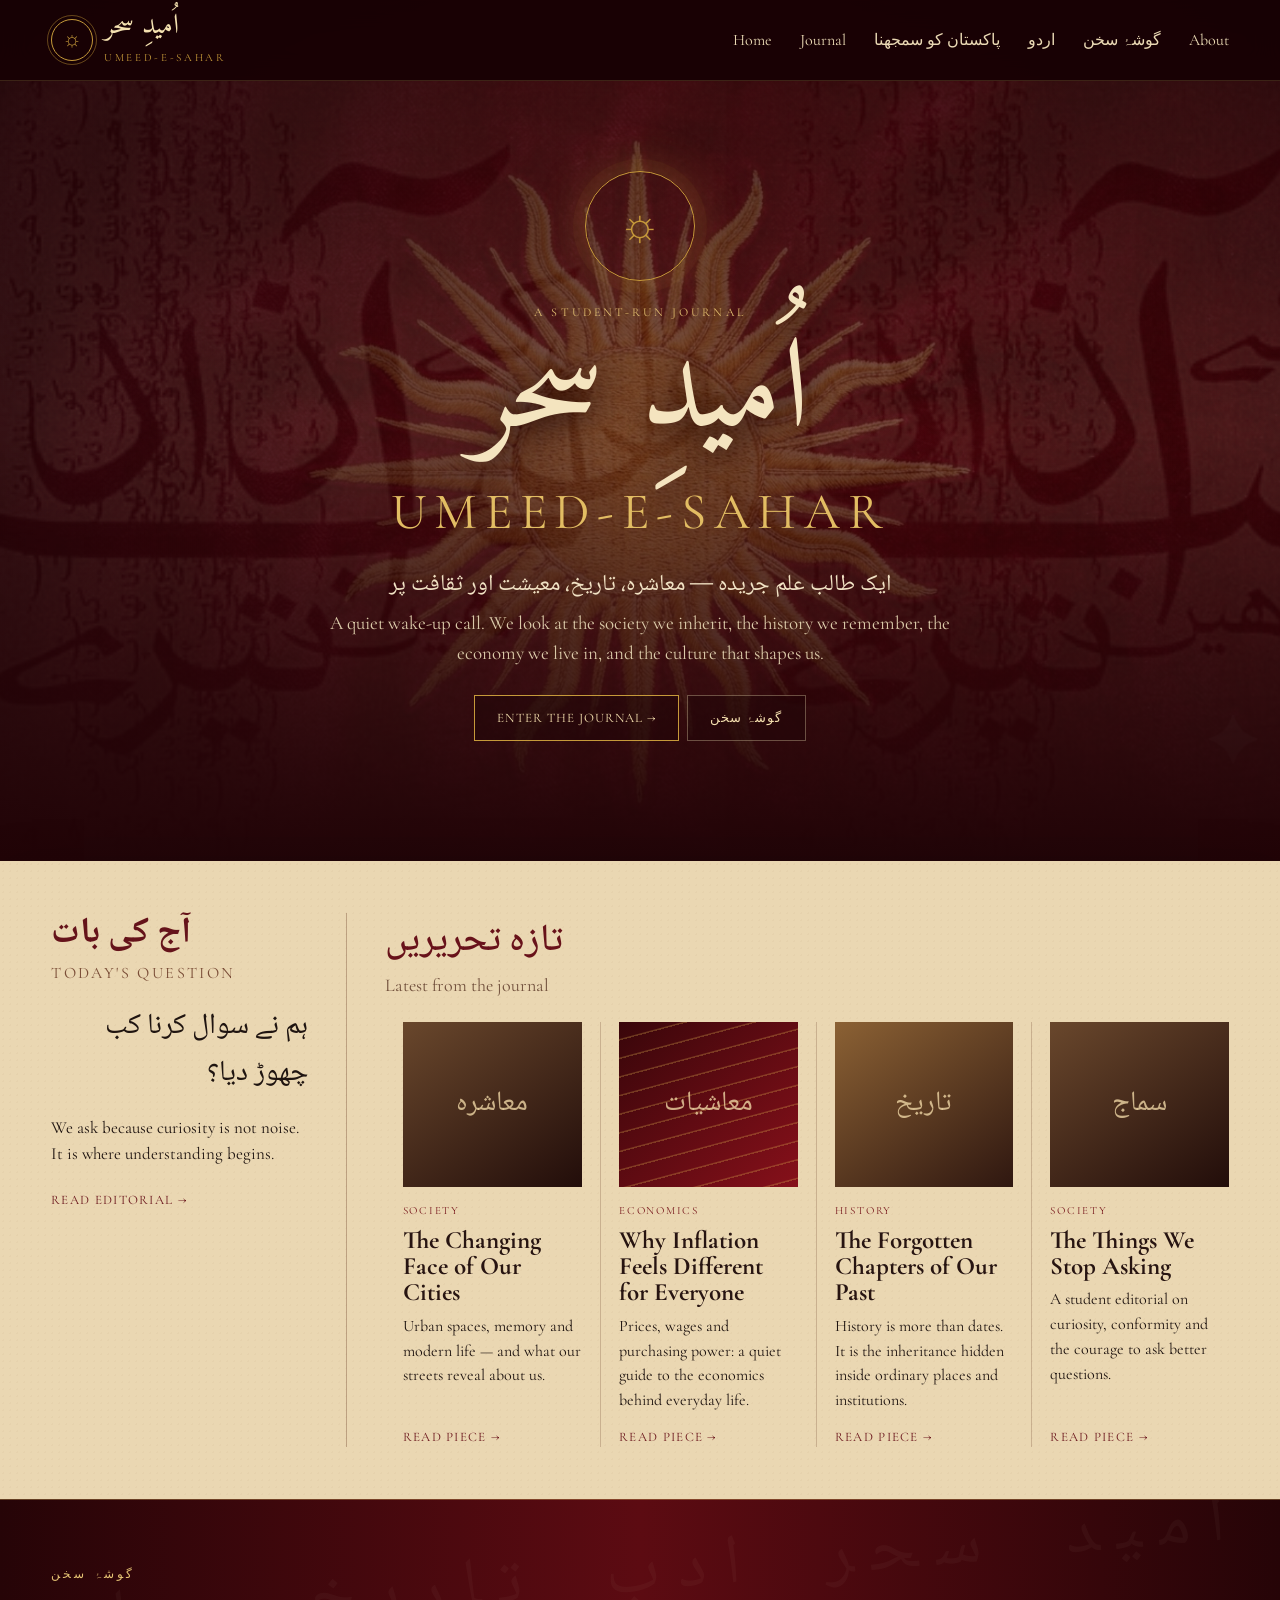
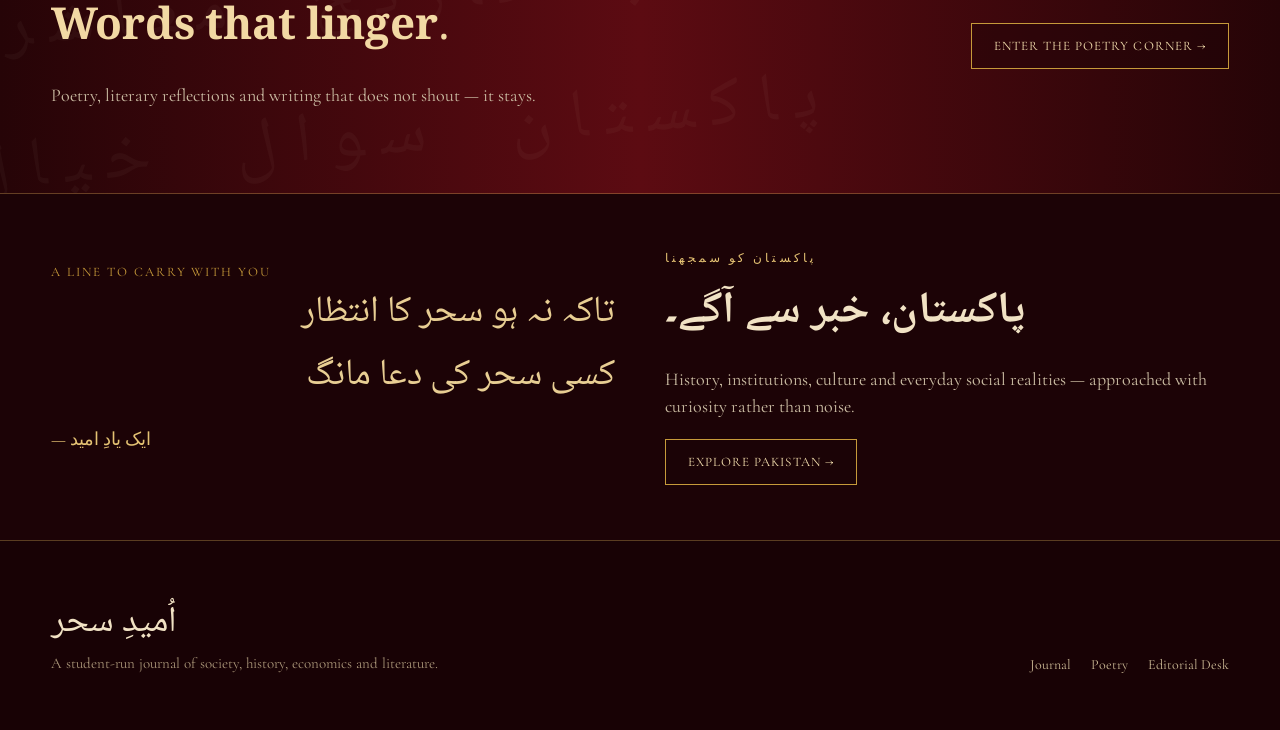
<file: index.html>
<!doctype html><html lang="en"><head><meta charset="utf-8"><meta name="viewport" content="width=device-width,initial-scale=1"><meta name="description" content="Umeed-e-Sahar — a student-run Pakistani journal of society, history, economics and literature."><title>Home — Umeed-e-Sahar</title><link rel="stylesheet" href="style.css"></head><body class=""><div class="site"><header class="site-header"><a class="brand" href="index.html"><span class="brand-mark">☼</span><span><span class="brand-urdu">اُمیدِ سحر</span><span class="brand-en">UMEED-E-SAHAR</span></span></a><button class="menu" aria-label="Open menu">☰</button><nav class="nav"><a href="index.html">Home</a><a href="journal.html">Journal</a><a href="pakistan.html">پاکستان کو سمجھنا</a><a href="urdu.html">اردو</a><a href="poetry.html">گوشۂ سخن</a><a href="about.html">About</a></nav></header><main><section class="hero"><div class="hero-inner"><div class="sun-ring">☼</div><div class="eyebrow">A STUDENT-RUN JOURNAL</div><h1>اُمیدِ سحر</h1><div class="latin">UMEED-E-SAHAR</div><p class="tagline">ایک طالب علم جریدہ — معاشرہ، تاریخ، معیشت اور ثقافت پر</p><p class="dek">A quiet wake-up call. We look at the society we inherit, the history we remember, the economy we live in, and the culture that shapes us.</p><a class="btn" href="journal.html">Enter the Journal →</a><a class="btn secondary" href="poetry.html">گوشۂ سخن</a></div></section><section class="paper-section"><div class="paper-inner"><div class="question"><div class="question-box"><h2>آج کی بات</h2><div class="en">Today's Question</div><div class="question-text">ہم نے سوال کرنا کب چھوڑ دیا؟</div><p class="question-note">We ask because curiosity is not noise. It is where understanding begins.</p><a class="read" href="article.html#questions">Read editorial →</a></div><div><div class="section-title" style="margin-bottom:22px;text-align:left"><h2 style="font-size:38px">تازہ تحریریں</h2><p>Latest from the journal</p></div><div class="editorial-grid" data-latest></div></div></div></div></section><section class="red-band"><div class="wrap red-band-inner"><div><div class="eyebrow">گوشۂ سخن</div><h2>Words that linger.</h2><p>Poetry, literary reflections and writing that does not shout — it stays.</p></div><a class="btn" href="poetry.html">Enter the Poetry Corner →</a></div></section><section class="poetry-strip"><div class="wrap poetry-feature"><div><div class="poetry-meta">A line to carry with you</div><div class="poetry-quote">تاکہ نہ ہو سحر کا انتظار<br>کسی سحر کی دعا مانگ</div><p class="gold">— ایک یادِ امید</p></div><div><div class="eyebrow">پاکستان کو سمجھنا</div><h2 style="font-family:'Noto Naskh Arabic';font-size:44px;margin:0">پاکستان، خبر سے آگے۔</h2><p style="color:#cdbfa5">History, institutions, culture and everyday social realities — approached with curiosity rather than noise.</p><a class="btn" href="pakistan.html">Explore Pakistan →</a></div></div></section></main><footer class="footer"><div class="footer-grid"><div><div class="footer-brand">اُمیدِ سحر</div><small>A student-run journal of society, history, economics and literature.</small></div><div class="footer-links"><a href="journal.html">Journal</a><a href="poetry.html">Poetry</a><a href="admin/">Editorial Desk</a></div></div></footer></div><script src="script.js"></script></body></html>
</file>
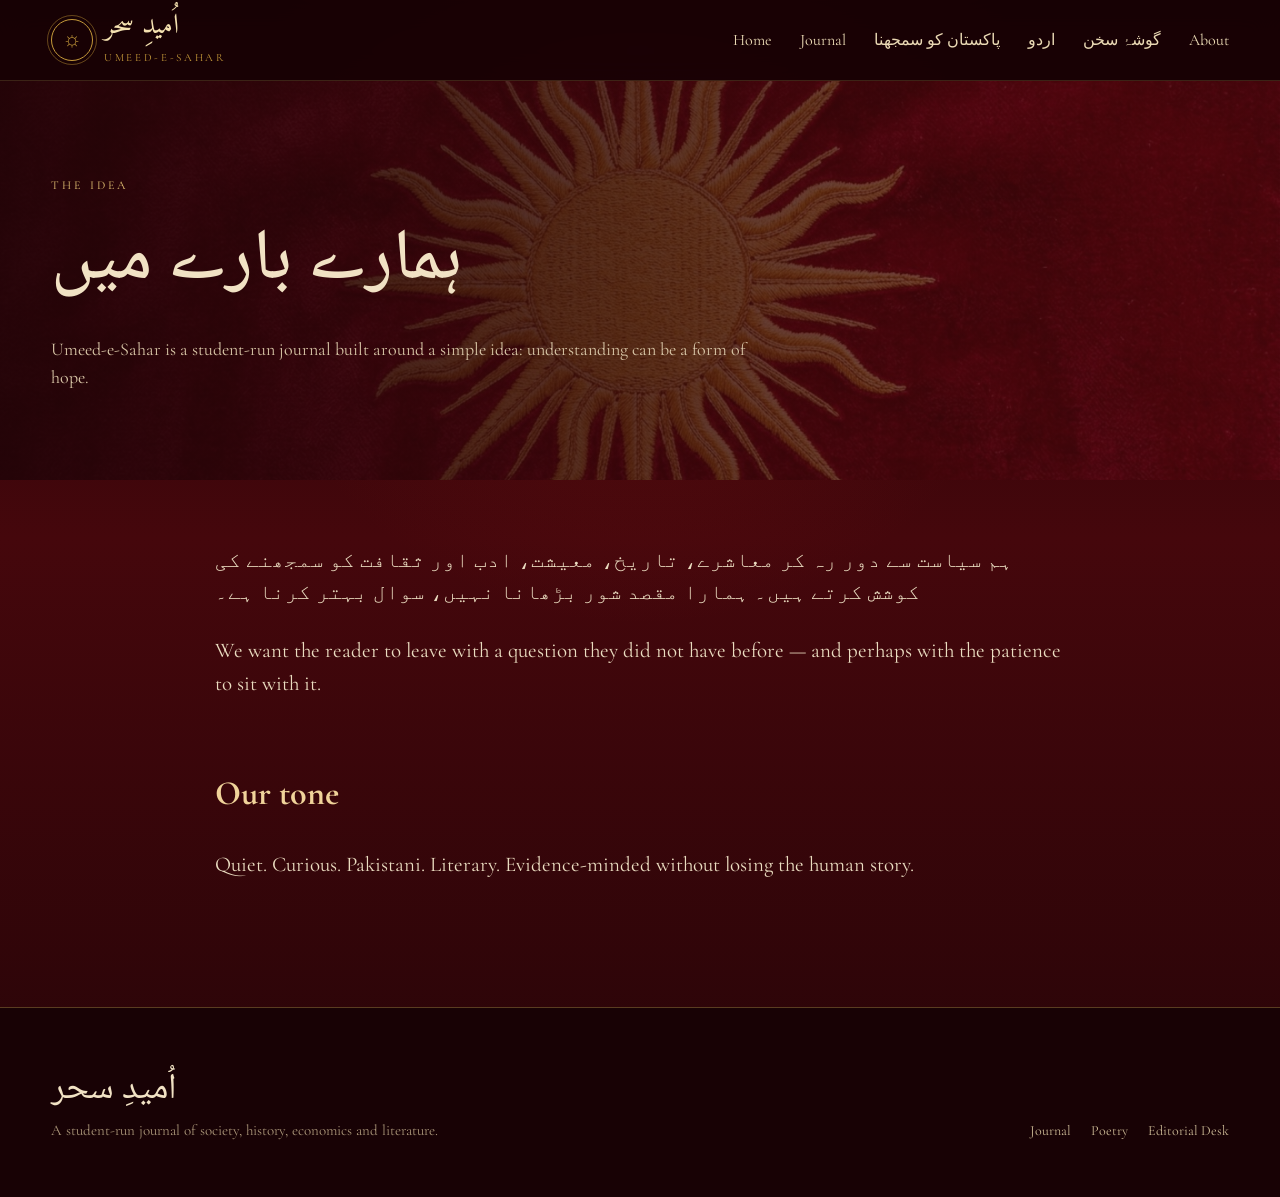
<file: about.html>
<!doctype html><html lang="en"><head><meta charset="utf-8"><meta name="viewport" content="width=device-width,initial-scale=1"><meta name="description" content="Umeed-e-Sahar — a student-run Pakistani journal of society, history, economics and literature."><title>About — Umeed-e-Sahar</title><link rel="stylesheet" href="style.css"></head><body class=""><div class="site"><header class="site-header"><a class="brand" href="index.html"><span class="brand-mark">☼</span><span><span class="brand-urdu">اُمیدِ سحر</span><span class="brand-en">UMEED-E-SAHAR</span></span></a><button class="menu" aria-label="Open menu">☰</button><nav class="nav"><a href="index.html">Home</a><a href="journal.html">Journal</a><a href="pakistan.html">پاکستان کو سمجھنا</a><a href="urdu.html">اردو</a><a href="poetry.html">گوشۂ سخن</a><a href="about.html">About</a></nav></header><main><section class="page-hero"><div class="wrap"><div class="eyebrow">THE IDEA</div><h1>ہمارے بارے میں</h1><p>Umeed-e-Sahar is a student-run journal built around a simple idea: understanding can be a form of hope.</p></div></section><article class="article-body"><div class="prose"><p>ہم سیاست سے دور رہ کر معاشرے، تاریخ، معیشت، ادب اور ثقافت کو سمجھنے کی کوشش کرتے ہیں۔ ہمارا مقصد شور بڑھانا نہیں، سوال بہتر کرنا ہے۔</p><p>We want the reader to leave with a question they did not have before — and perhaps with the patience to sit with it.</p><h2>Our tone</h2><p>Quiet. Curious. Pakistani. Literary. Evidence-minded without losing the human story.</p></div></article></main><footer class="footer"><div class="footer-grid"><div><div class="footer-brand">اُمیدِ سحر</div><small>A student-run journal of society, history, economics and literature.</small></div><div class="footer-links"><a href="journal.html">Journal</a><a href="poetry.html">Poetry</a><a href="admin/">Editorial Desk</a></div></div></footer></div><script src="script.js"></script></body></html>
</file>
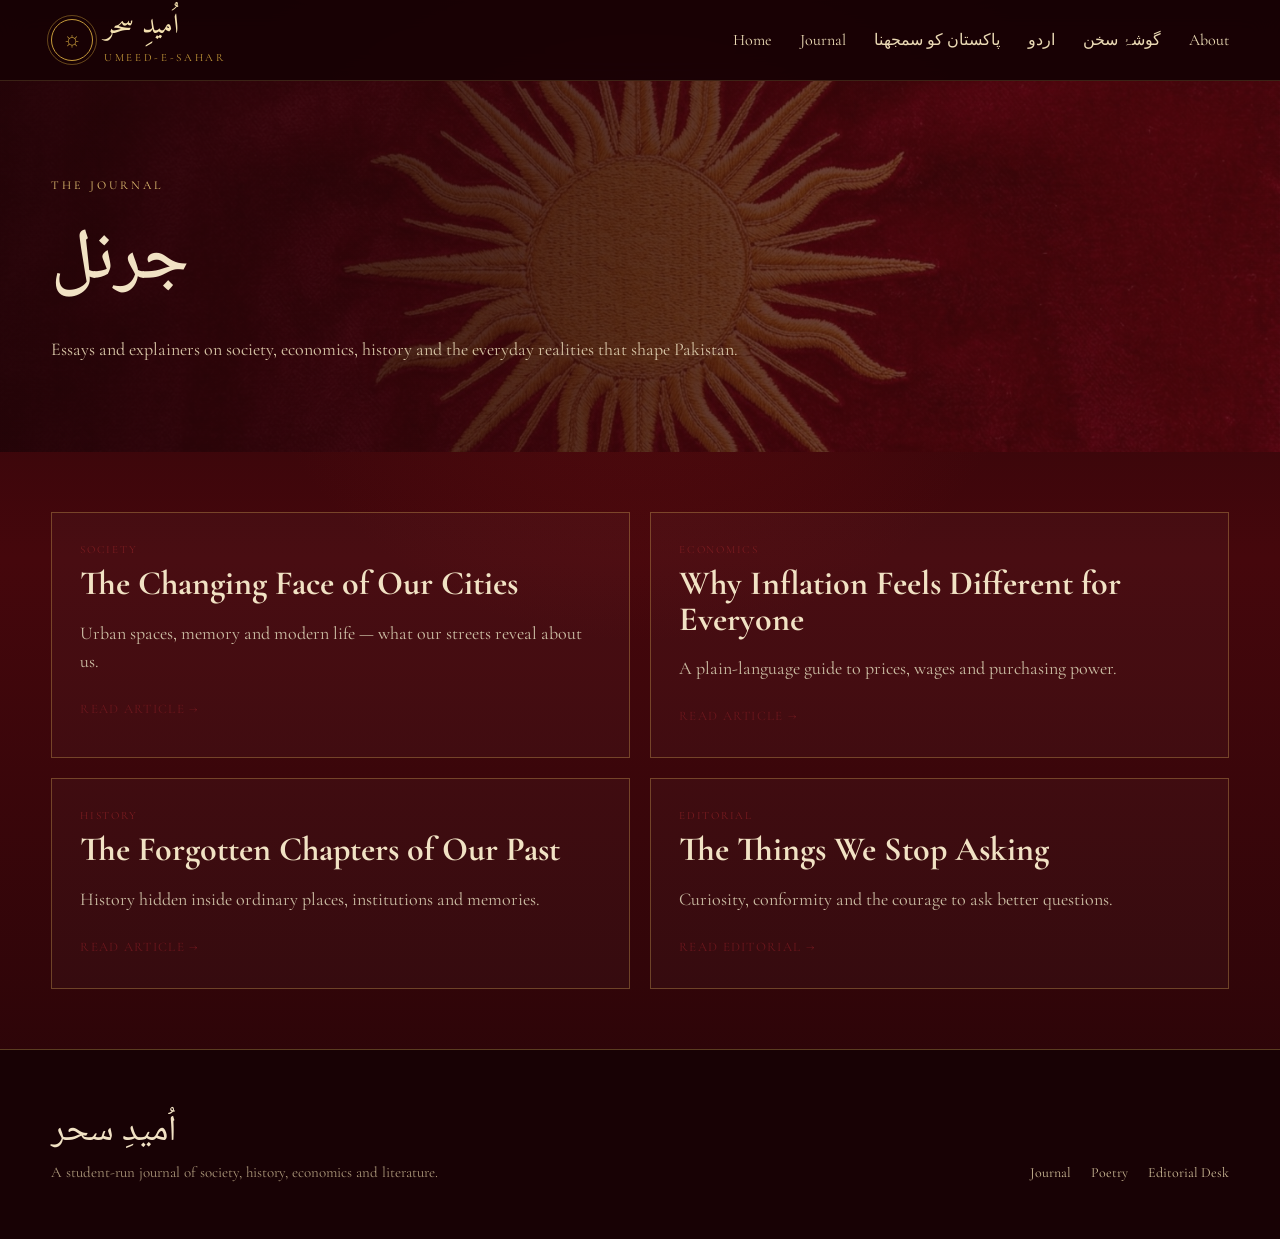
<file: archive.html>
<!doctype html><html lang="en"><head><meta charset="utf-8"><meta name="viewport" content="width=device-width,initial-scale=1"><meta name="description" content="Umeed-e-Sahar — a student-run Pakistani journal of society, history, economics and literature."><title>Archive — Umeed-e-Sahar</title><link rel="stylesheet" href="style.css"></head><body class=""><div class="site"><header class="site-header"><a class="brand" href="index.html"><span class="brand-mark">☼</span><span><span class="brand-urdu">اُمیدِ سحر</span><span class="brand-en">UMEED-E-SAHAR</span></span></a><button class="menu" aria-label="Open menu">☰</button><nav class="nav"><a href="index.html">Home</a><a href="journal.html">Journal</a><a href="pakistan.html">پاکستان کو سمجھنا</a><a href="urdu.html">اردو</a><a href="poetry.html">گوشۂ سخن</a><a href="about.html">About</a></nav></header><main><section class="page-hero"><div class="wrap"><div class="eyebrow">THE JOURNAL</div><h1>جرنل</h1><p>Essays and explainers on society, economics, history and the everyday realities that shape Pakistan.</p></div></section><div class="wrap article-list"><article class="list-card"><div class="tag">SOCIETY</div><h2>The Changing Face of Our Cities</h2><p class="excerpt">Urban spaces, memory and modern life — what our streets reveal about us.</p><a class="read" href="article.html#cities">Read article →</a></article><article class="list-card"><div class="tag">ECONOMICS</div><h2>Why Inflation Feels Different for Everyone</h2><p class="excerpt">A plain-language guide to prices, wages and purchasing power.</p><a class="read" href="article.html#inflation">Read article →</a></article><article class="list-card"><div class="tag">HISTORY</div><h2>The Forgotten Chapters of Our Past</h2><p class="excerpt">History hidden inside ordinary places, institutions and memories.</p><a class="read" href="article.html#past">Read article →</a></article><article class="list-card"><div class="tag">EDITORIAL</div><h2>The Things We Stop Asking</h2><p class="excerpt">Curiosity, conformity and the courage to ask better questions.</p><a class="read" href="article.html#questions">Read editorial →</a></article></div></main><footer class="footer"><div class="footer-grid"><div><div class="footer-brand">اُمیدِ سحر</div><small>A student-run journal of society, history, economics and literature.</small></div><div class="footer-links"><a href="journal.html">Journal</a><a href="poetry.html">Poetry</a><a href="admin/">Editorial Desk</a></div></div></footer></div><script src="script.js"></script></body></html>
</file>
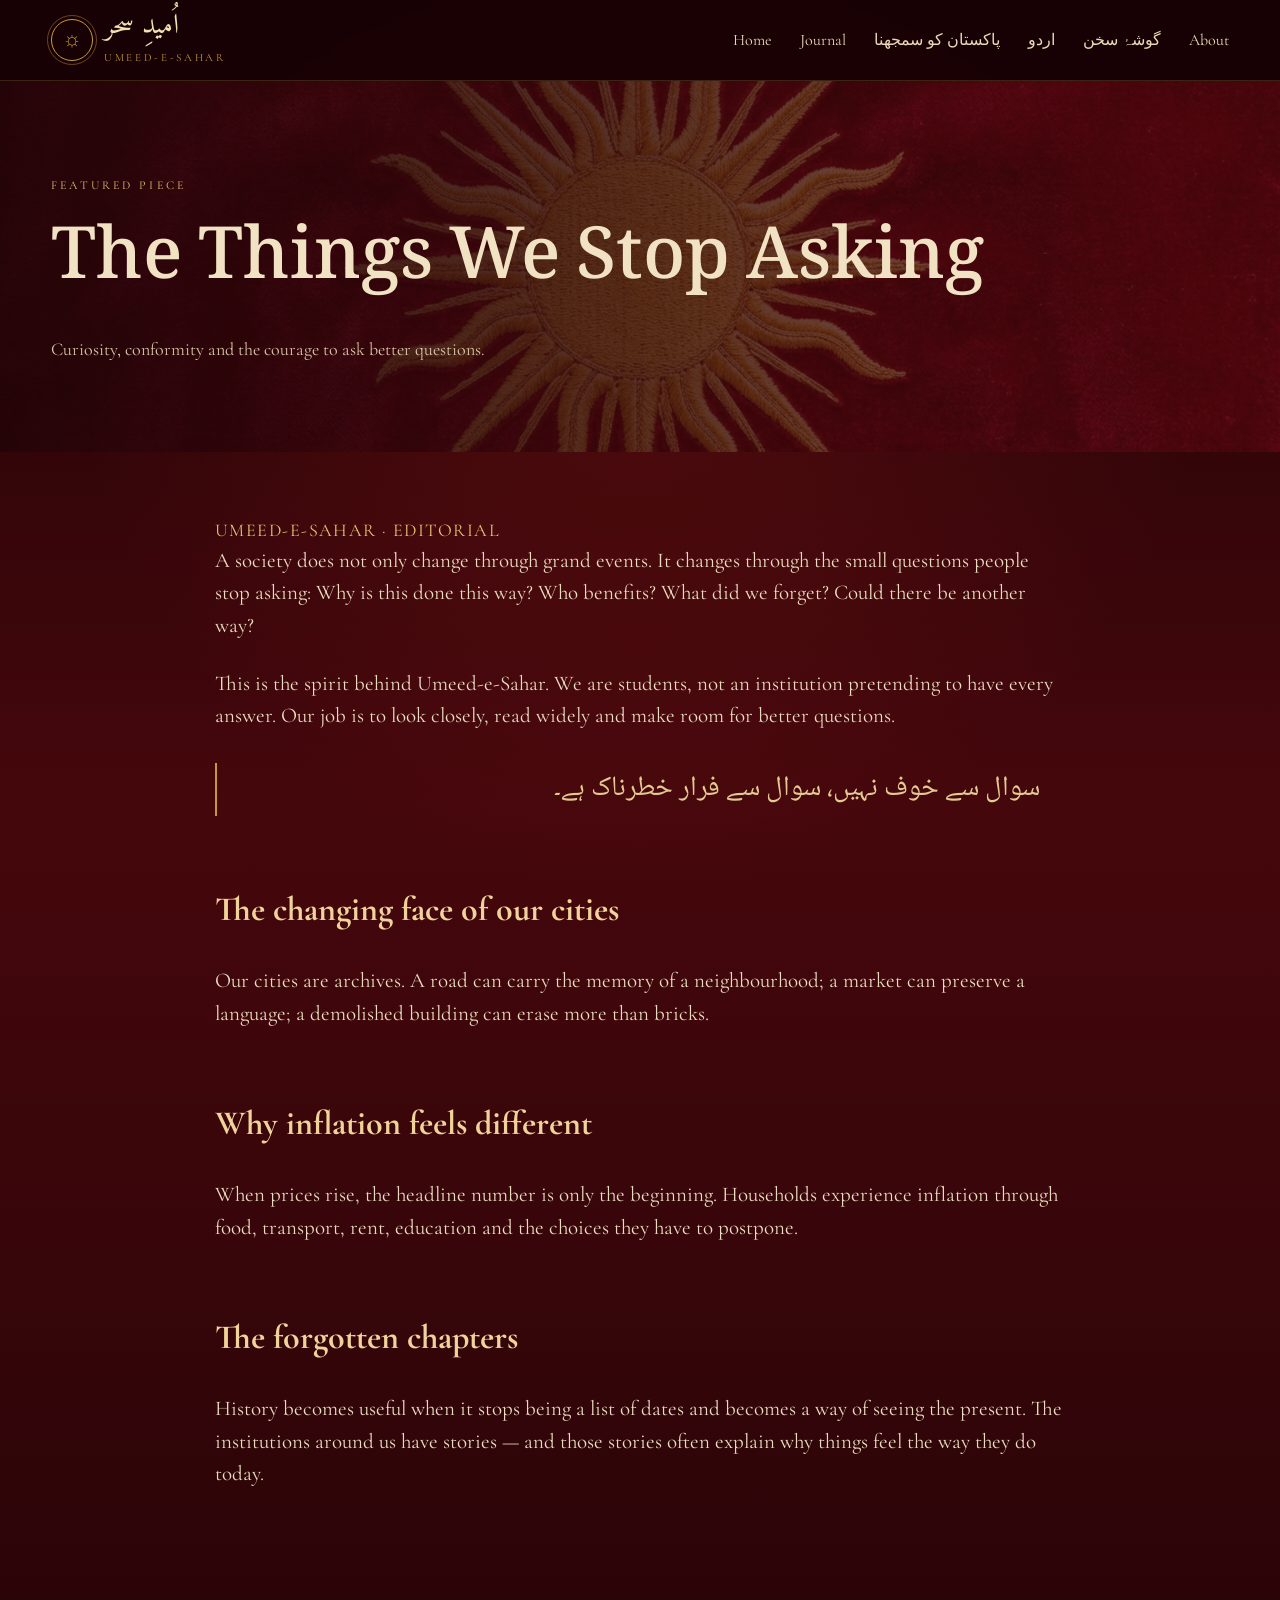
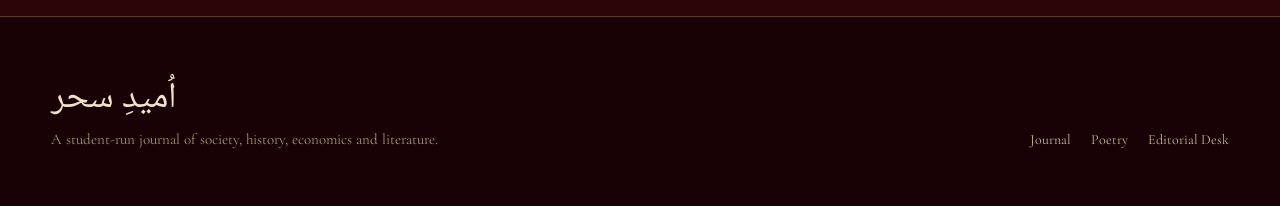
<file: article.html>
<!doctype html><html lang="en"><head><meta charset="utf-8"><meta name="viewport" content="width=device-width,initial-scale=1"><meta name="description" content="Umeed-e-Sahar — a student-run Pakistani journal of society, history, economics and literature."><title>Article — Umeed-e-Sahar</title><link rel="stylesheet" href="style.css"></head><body class=""><div class="site"><header class="site-header"><a class="brand" href="index.html"><span class="brand-mark">☼</span><span><span class="brand-urdu">اُمیدِ سحر</span><span class="brand-en">UMEED-E-SAHAR</span></span></a><button class="menu" aria-label="Open menu">☰</button><nav class="nav"><a href="index.html">Home</a><a href="journal.html">Journal</a><a href="pakistan.html">پاکستان کو سمجھنا</a><a href="urdu.html">اردو</a><a href="poetry.html">گوشۂ سخن</a><a href="about.html">About</a></nav></header><main><section class="page-hero"><div class="wrap"><div class="eyebrow">FEATURED PIECE</div><h1>The Things We Stop Asking</h1><p>Curiosity, conformity and the courage to ask better questions.</p></div></section><article class="article-body"><div class="byline">UMEED-E-SAHAR · EDITORIAL</div><div class="prose"><p id="questions">A society does not only change through grand events. It changes through the small questions people stop asking: Why is this done this way? Who benefits? What did we forget? Could there be another way?</p><p>This is the spirit behind Umeed-e-Sahar. We are students, not an institution pretending to have every answer. Our job is to look closely, read widely and make room for better questions.</p><blockquote>سوال سے خوف نہیں، سوال سے فرار خطرناک ہے۔</blockquote><h2 id="cities">The changing face of our cities</h2><p>Our cities are archives. A road can carry the memory of a neighbourhood; a market can preserve a language; a demolished building can erase more than bricks.</p><h2 id="inflation">Why inflation feels different</h2><p>When prices rise, the headline number is only the beginning. Households experience inflation through food, transport, rent, education and the choices they have to postpone.</p><h2 id="past">The forgotten chapters</h2><p>History becomes useful when it stops being a list of dates and becomes a way of seeing the present. The institutions around us have stories — and those stories often explain why things feel the way they do today.</p></div></article></main><footer class="footer"><div class="footer-grid"><div><div class="footer-brand">اُمیدِ سحر</div><small>A student-run journal of society, history, economics and literature.</small></div><div class="footer-links"><a href="journal.html">Journal</a><a href="poetry.html">Poetry</a><a href="admin/">Editorial Desk</a></div></div></footer></div><script src="script.js"></script></body></html>
</file>
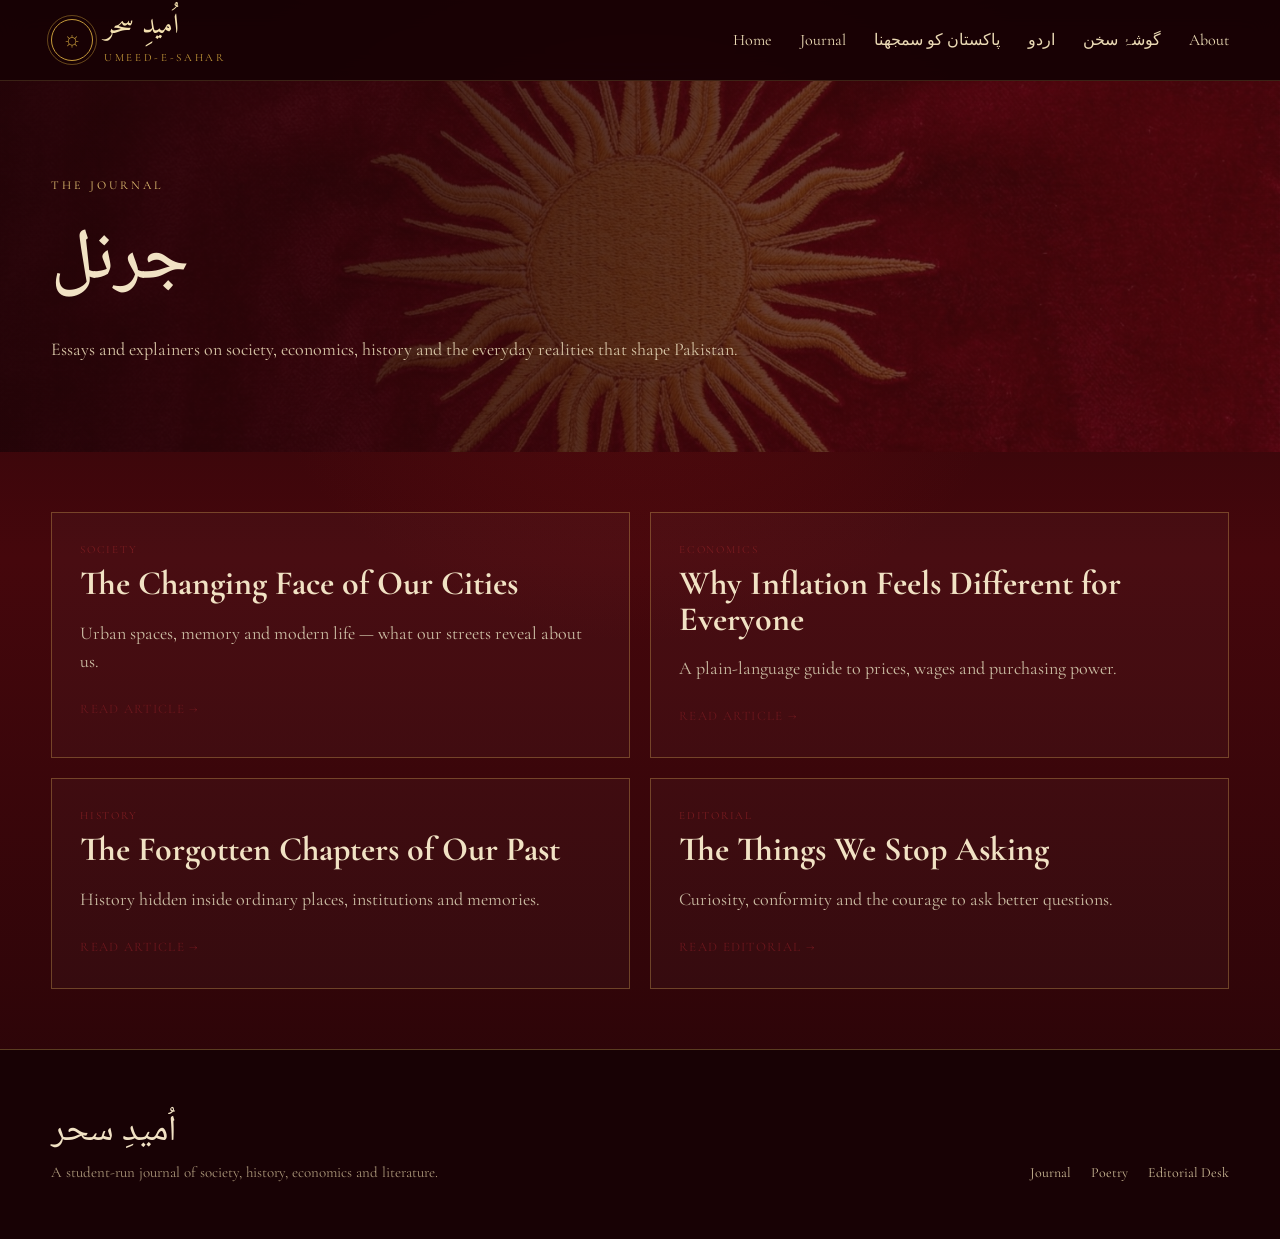
<file: journal.html>
<!doctype html><html lang="en"><head><meta charset="utf-8"><meta name="viewport" content="width=device-width,initial-scale=1"><meta name="description" content="Umeed-e-Sahar — a student-run Pakistani journal of society, history, economics and literature."><title>Journal — Umeed-e-Sahar</title><link rel="stylesheet" href="style.css"></head><body class=""><div class="site"><header class="site-header"><a class="brand" href="index.html"><span class="brand-mark">☼</span><span><span class="brand-urdu">اُمیدِ سحر</span><span class="brand-en">UMEED-E-SAHAR</span></span></a><button class="menu" aria-label="Open menu">☰</button><nav class="nav"><a href="index.html">Home</a><a href="journal.html">Journal</a><a href="pakistan.html">پاکستان کو سمجھنا</a><a href="urdu.html">اردو</a><a href="poetry.html">گوشۂ سخن</a><a href="about.html">About</a></nav></header><main><section class="page-hero"><div class="wrap"><div class="eyebrow">THE JOURNAL</div><h1>جرنل</h1><p>Essays and explainers on society, economics, history and the everyday realities that shape Pakistan.</p></div></section><div class="wrap article-list"><article class="list-card"><div class="tag">SOCIETY</div><h2>The Changing Face of Our Cities</h2><p class="excerpt">Urban spaces, memory and modern life — what our streets reveal about us.</p><a class="read" href="article.html#cities">Read article →</a></article><article class="list-card"><div class="tag">ECONOMICS</div><h2>Why Inflation Feels Different for Everyone</h2><p class="excerpt">A plain-language guide to prices, wages and purchasing power.</p><a class="read" href="article.html#inflation">Read article →</a></article><article class="list-card"><div class="tag">HISTORY</div><h2>The Forgotten Chapters of Our Past</h2><p class="excerpt">History hidden inside ordinary places, institutions and memories.</p><a class="read" href="article.html#past">Read article →</a></article><article class="list-card"><div class="tag">EDITORIAL</div><h2>The Things We Stop Asking</h2><p class="excerpt">Curiosity, conformity and the courage to ask better questions.</p><a class="read" href="article.html#questions">Read editorial →</a></article></div></main><footer class="footer"><div class="footer-grid"><div><div class="footer-brand">اُمیدِ سحر</div><small>A student-run journal of society, history, economics and literature.</small></div><div class="footer-links"><a href="journal.html">Journal</a><a href="poetry.html">Poetry</a><a href="admin/">Editorial Desk</a></div></div></footer></div><script src="script.js"></script></body></html>
</file>
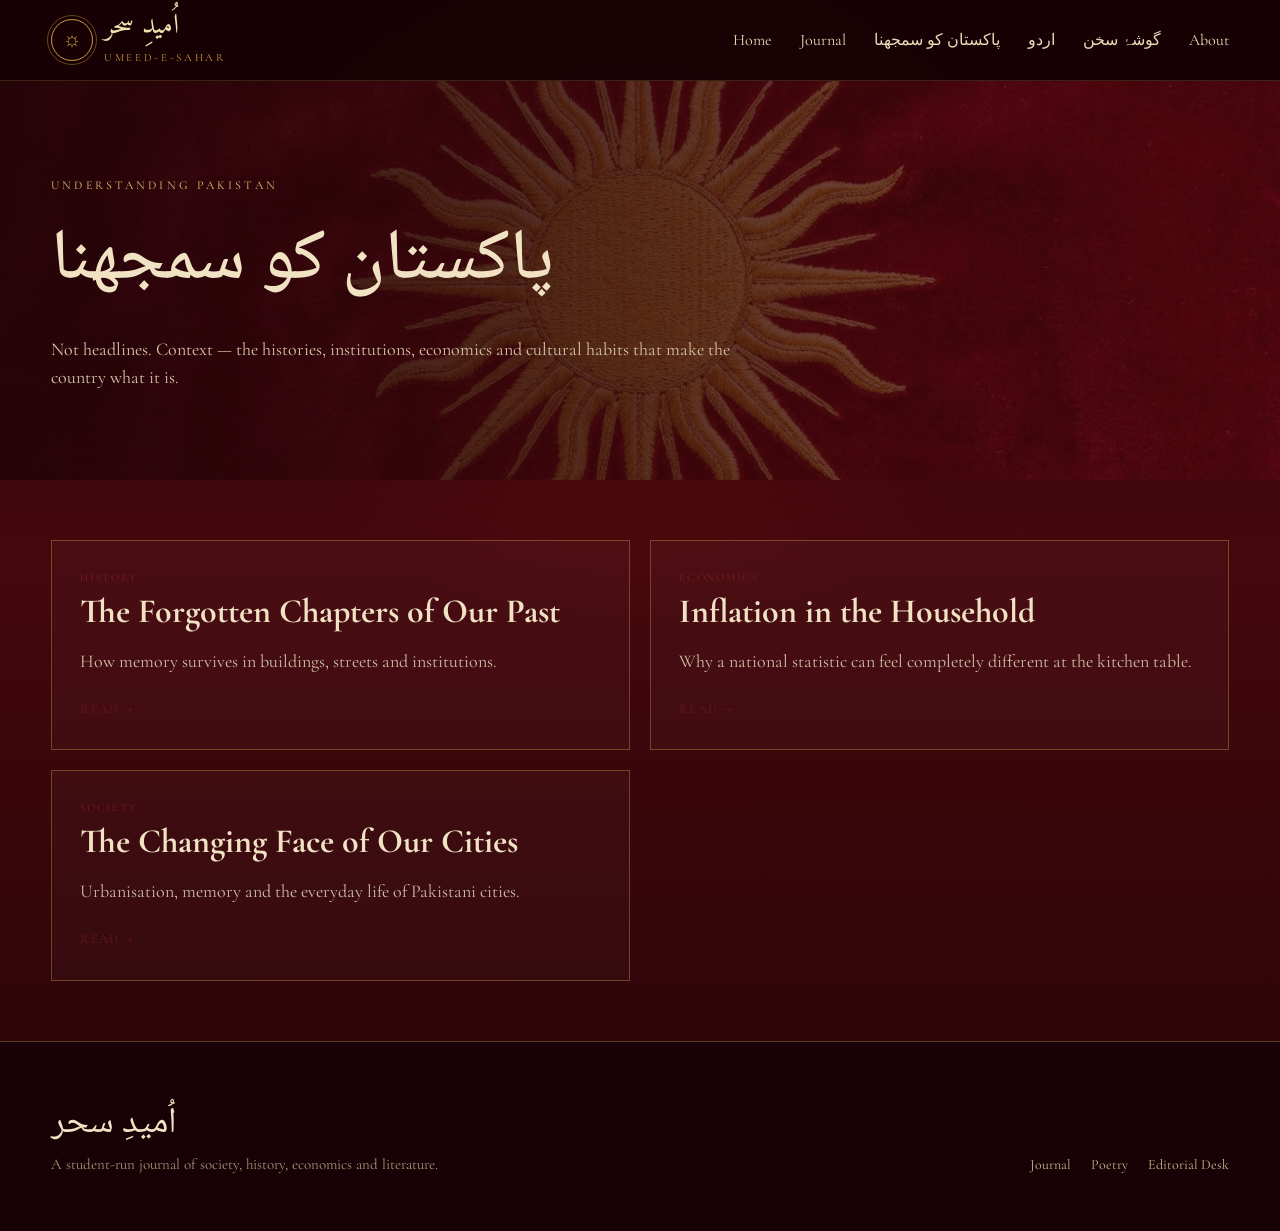
<file: pakistan.html>
<!doctype html><html lang="en"><head><meta charset="utf-8"><meta name="viewport" content="width=device-width,initial-scale=1"><meta name="description" content="Umeed-e-Sahar — a student-run Pakistani journal of society, history, economics and literature."><title>Pakistan — Umeed-e-Sahar</title><link rel="stylesheet" href="style.css"></head><body class=""><div class="site"><header class="site-header"><a class="brand" href="index.html"><span class="brand-mark">☼</span><span><span class="brand-urdu">اُمیدِ سحر</span><span class="brand-en">UMEED-E-SAHAR</span></span></a><button class="menu" aria-label="Open menu">☰</button><nav class="nav"><a href="index.html">Home</a><a href="journal.html">Journal</a><a href="pakistan.html">پاکستان کو سمجھنا</a><a href="urdu.html">اردو</a><a href="poetry.html">گوشۂ سخن</a><a href="about.html">About</a></nav></header><main><section class="page-hero"><div class="wrap"><div class="eyebrow">UNDERSTANDING PAKISTAN</div><h1>پاکستان کو سمجھنا</h1><p>Not headlines. Context — the histories, institutions, economics and cultural habits that make the country what it is.</p></div></section><div class="wrap article-list"><article class="list-card"><div class="tag">HISTORY</div><h2>The Forgotten Chapters of Our Past</h2><p class="excerpt">How memory survives in buildings, streets and institutions.</p><a class="read" href="article.html#past">Read →</a></article><article class="list-card"><div class="tag">ECONOMICS</div><h2>Inflation in the Household</h2><p class="excerpt">Why a national statistic can feel completely different at the kitchen table.</p><a class="read" href="article.html#inflation">Read →</a></article><article class="list-card"><div class="tag">SOCIETY</div><h2>The Changing Face of Our Cities</h2><p class="excerpt">Urbanisation, memory and the everyday life of Pakistani cities.</p><a class="read" href="article.html#cities">Read →</a></article></div></main><footer class="footer"><div class="footer-grid"><div><div class="footer-brand">اُمیدِ سحر</div><small>A student-run journal of society, history, economics and literature.</small></div><div class="footer-links"><a href="journal.html">Journal</a><a href="poetry.html">Poetry</a><a href="admin/">Editorial Desk</a></div></div></footer></div><script src="script.js"></script></body></html>
</file>
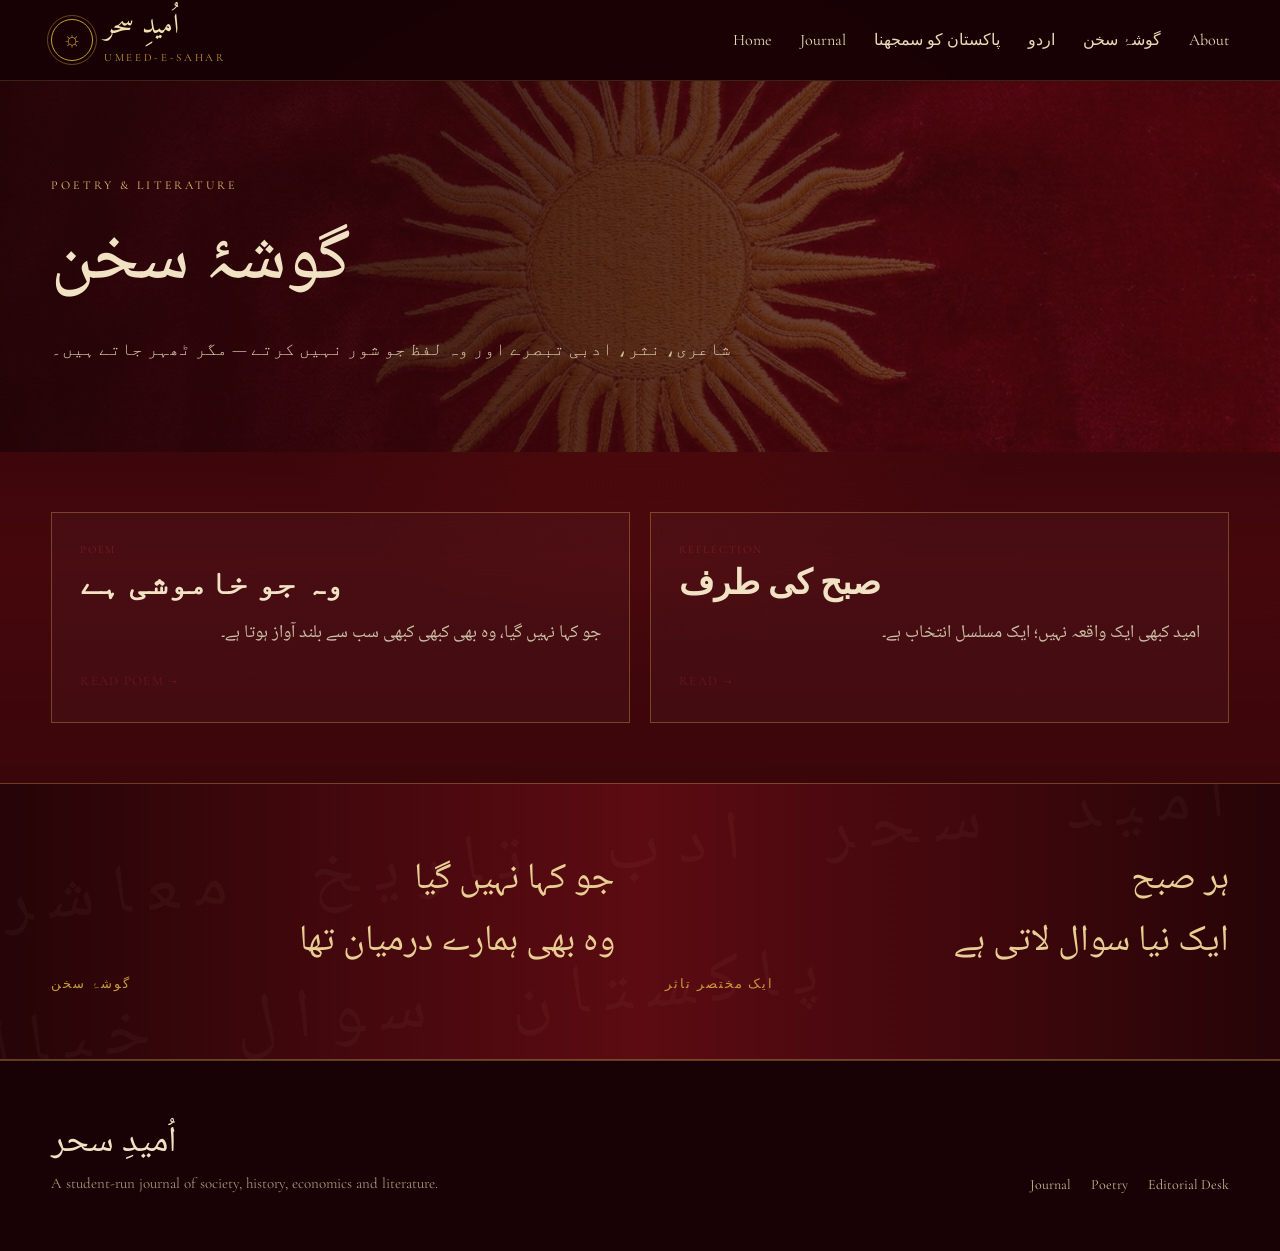
<file: poetry.html>
<!doctype html><html lang="en"><head><meta charset="utf-8"><meta name="viewport" content="width=device-width,initial-scale=1"><meta name="description" content="Umeed-e-Sahar — a student-run Pakistani journal of society, history, economics and literature."><title>Poetry — Umeed-e-Sahar</title><link rel="stylesheet" href="style.css"></head><body class="poetry-page"><div class="site"><header class="site-header"><a class="brand" href="index.html"><span class="brand-mark">☼</span><span><span class="brand-urdu">اُمیدِ سحر</span><span class="brand-en">UMEED-E-SAHAR</span></span></a><button class="menu" aria-label="Open menu">☰</button><nav class="nav"><a href="index.html">Home</a><a href="journal.html">Journal</a><a href="pakistan.html">پاکستان کو سمجھنا</a><a href="urdu.html">اردو</a><a href="poetry.html">گوشۂ سخن</a><a href="about.html">About</a></nav></header><main class="poetry-page"><section class="page-hero"><div class="wrap"><div class="eyebrow">POETRY & LITERATURE</div><h1>گوشۂ سخن</h1><p>شاعری، نثر، ادبی تبصرے اور وہ لفظ جو شور نہیں کرتے — مگر ٹھہر جاتے ہیں۔</p></div></section><div class="wrap article-list"><article class="list-card"><div class="tag">POEM</div><h2>وہ جو خاموشی ہے</h2><p class="excerpt urdu">جو کہا نہیں گیا، وہ بھی کبھی کبھی سب سے بلند آواز ہوتا ہے۔</p><a class="read" href="#khamoshi">Read poem →</a></article><article class="list-card"><div class="tag">REFLECTION</div><h2>صبح کی طرف</h2><p class="excerpt urdu">امید کبھی ایک واقعہ نہیں؛ ایک مسلسل انتخاب ہے۔</p><a class="read" href="#subah">Read →</a></article></div><section class="red-band"><div class="wrap poetry-feature"><div><div id="khamoshi" class="poetry-quote">جو کہا نہیں گیا<br>وہ بھی ہمارے درمیان تھا</div><div class="poetry-meta">گوشۂ سخن</div></div><div><div id="subah" class="poetry-quote">ہر صبح<br>ایک نیا سوال لاتی ہے</div><div class="poetry-meta">ایک مختصر تاثر</div></div></div></section></main><footer class="footer"><div class="footer-grid"><div><div class="footer-brand">اُمیدِ سحر</div><small>A student-run journal of society, history, economics and literature.</small></div><div class="footer-links"><a href="journal.html">Journal</a><a href="poetry.html">Poetry</a><a href="admin/">Editorial Desk</a></div></div></footer></div><script src="script.js"></script></body></html>
</file>
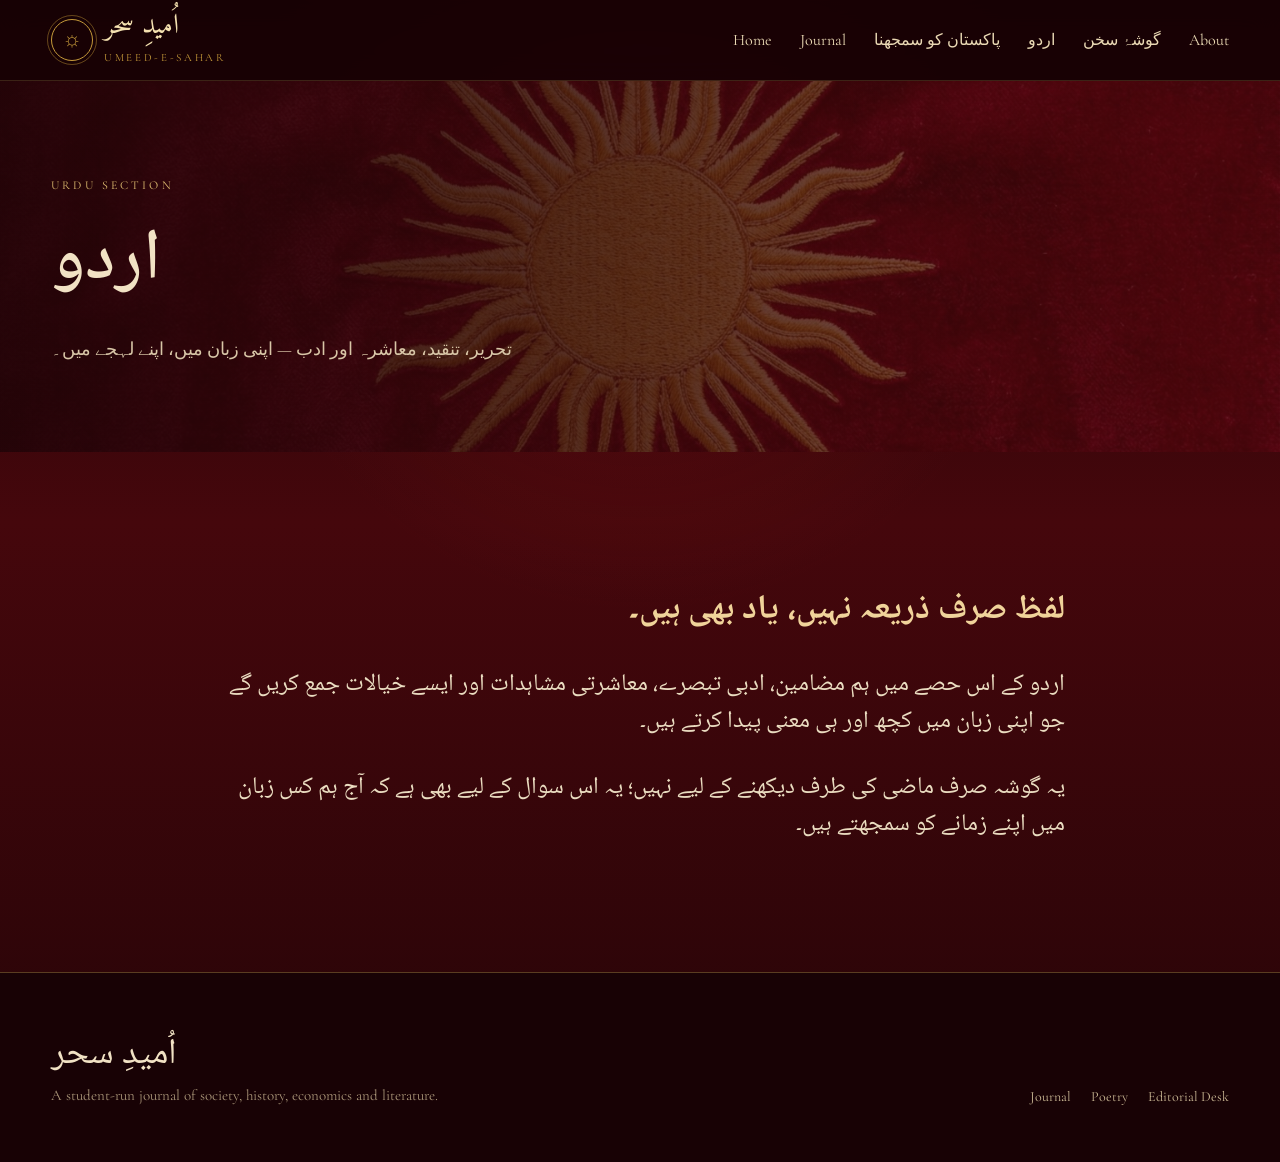
<file: urdu.html>
<!doctype html><html lang="en"><head><meta charset="utf-8"><meta name="viewport" content="width=device-width,initial-scale=1"><meta name="description" content="Umeed-e-Sahar — a student-run Pakistani journal of society, history, economics and literature."><title>Urdu — Umeed-e-Sahar</title><link rel="stylesheet" href="style.css"></head><body class="urdu-page"><div class="site"><header class="site-header"><a class="brand" href="index.html"><span class="brand-mark">☼</span><span><span class="brand-urdu">اُمیدِ سحر</span><span class="brand-en">UMEED-E-SAHAR</span></span></a><button class="menu" aria-label="Open menu">☰</button><nav class="nav"><a href="index.html">Home</a><a href="journal.html">Journal</a><a href="pakistan.html">پاکستان کو سمجھنا</a><a href="urdu.html">اردو</a><a href="poetry.html">گوشۂ سخن</a><a href="about.html">About</a></nav></header><main class="urdu-page"><section class="page-hero"><div class="wrap"><div class="eyebrow">URDU SECTION</div><h1>اردو</h1><p>تحریر، تنقید، معاشرہ اور ادب — اپنی زبان میں، اپنے لہجے میں۔</p></div></section><article class="article-body"><div class="prose"><h2>لفظ صرف ذریعہ نہیں، یاد بھی ہیں۔</h2><p>اردو کے اس حصے میں ہم مضامین، ادبی تبصرے، معاشرتی مشاہدات اور ایسے خیالات جمع کریں گے جو اپنی زبان میں کچھ اور ہی معنی پیدا کرتے ہیں۔</p><p>یہ گوشہ صرف ماضی کی طرف دیکھنے کے لیے نہیں؛ یہ اس سوال کے لیے بھی ہے کہ آج ہم کس زبان میں اپنے زمانے کو سمجھتے ہیں۔</p></div></article></main><footer class="footer"><div class="footer-grid"><div><div class="footer-brand">اُمیدِ سحر</div><small>A student-run journal of society, history, economics and literature.</small></div><div class="footer-links"><a href="journal.html">Journal</a><a href="poetry.html">Poetry</a><a href="admin/">Editorial Desk</a></div></div></footer></div><script src="script.js"></script></body></html>
</file>
<file: style.css>
@import url('https://fonts.googleapis.com/css2?family=Amiri:wght@400;700&family=Cormorant+Garamond:wght@400;500;600;700&family=Noto+Naskh+Arabic:wght@400;500;600;700&display=swap');
:root{--red:#39070b;--red2:#650d14;--wine:#8d1520;--gold:#c69a3a;--gold2:#e4c273;--cream:#f1e2c4;--paper:#ead7b2;--ink:#1f1410;--muted:#cbbda2;--line:rgba(218,177,88,.34);--shadow:0 25px 70px rgba(0,0,0,.35)}
*{box-sizing:border-box}html{scroll-behavior:smooth}body{margin:0;background:#210407;color:var(--cream);font-family:'Cormorant Garamond',Georgia,serif;font-size:18px;line-height:1.55}a{color:inherit;text-decoration:none}button{font:inherit}.urdu{font-family:'Noto Naskh Arabic','Amiri',serif;direction:rtl}.site{min-height:100vh;background:radial-gradient(circle at 50% 18%,rgba(155,27,24,.28),transparent 35%),linear-gradient(180deg,#1c0306,#45070c 45%,#250407)}
.site-header{position:sticky;top:0;z-index:50;display:flex;align-items:center;justify-content:space-between;gap:30px;padding:14px 4vw;border-bottom:1px solid rgba(223,188,105,.18);background:rgba(24,2,5,.9);backdrop-filter:blur(14px)}.brand{display:flex;align-items:center;gap:11px;min-width:220px}.brand-mark{width:42px;height:42px;border:1px solid var(--gold);border-radius:50%;display:grid;place-items:center;color:var(--gold);font-size:21px;position:relative}.brand-mark:before,.brand-mark:after{content:'';position:absolute;inset:-5px;border:1px solid rgba(198,154,58,.25);border-radius:50%}.brand-urdu{font-family:'Amiri',serif;font-size:28px;line-height:.8;color:#f4e1b0}.brand-en{display:block;font-size:11px;letter-spacing:.24em;color:var(--gold);margin-top:7px}.nav{display:flex;gap:28px;align-items:center;font-size:16px}.nav a{padding:10px 0;color:#ead9b4;position:relative}.nav a:hover,.nav a.active{color:#fff}.nav a.active:after{content:'';position:absolute;left:0;right:0;bottom:2px;height:1px;background:var(--gold)}.menu{display:none;background:none;border:1px solid var(--line);color:var(--cream);padding:8px 11px;border-radius:4px}
.hero{position:relative;min-height:670px;display:grid;place-items:center;text-align:center;overflow:hidden;background:linear-gradient(90deg,rgba(37,3,7,.96),rgba(64,6,10,.72),rgba(48,3,7,.8)),url('assets/images/umeed-sun-red.png') center/cover no-repeat}.hero:before{content:'';position:absolute;inset:0;background-image:url('assets/images/urdu-calligraphy-reference.jfif');background-size:720px auto;background-repeat:repeat;mix-blend-mode:screen;opacity:.11;filter:sepia(1) saturate(.65);transform:scale(1.08)}.hero:after{content:'';position:absolute;inset:0;background:linear-gradient(180deg,rgba(20,2,4,.35),transparent 45%,#210407 100%)}.hero-inner{position:relative;z-index:2;max-width:950px;padding:90px 24px 120px}.eyebrow{font-size:12px;letter-spacing:.26em;text-transform:uppercase;color:var(--gold2);margin-bottom:12px}.hero h1{font-family:'Amiri',serif;font-size:clamp(70px,10vw,138px);font-weight:400;line-height:.95;margin:0;color:#f4e4bf;text-shadow:0 7px 35px #170204}.hero .latin{font-size:clamp(28px,4vw,52px);letter-spacing:.15em;text-transform:uppercase;color:#e2bd63;margin:18px 0 10px}.hero .tagline{font-family:'Noto Naskh Arabic',serif;font-size:23px;direction:rtl;margin:16px 0 4px}.hero .dek{max-width:690px;margin:0 auto 28px;color:#dbcaa9;font-size:19px}.sun-ring{margin:0 auto 22px;width:110px;height:110px;border:1px solid var(--gold);border-radius:50%;box-shadow:0 0 0 12px rgba(198,154,58,.05),0 0 50px rgba(198,154,58,.25);display:grid;place-items:center;color:var(--gold);font-size:46px}.btn{display:inline-flex;align-items:center;justify-content:center;gap:10px;padding:12px 22px;border:1px solid var(--gold);color:#f4dfae;letter-spacing:.08em;text-transform:uppercase;font-size:13px;background:rgba(25,3,5,.4);transition:.25s}.btn:hover{background:var(--gold);color:#2a0508}.btn.secondary{border-color:rgba(238,219,174,.35);margin-left:8px}.btn.secondary:hover{border-color:var(--gold)}
.wrap{width:min(1400px,92vw);margin:auto}.paper-section{background:var(--paper);color:var(--ink);padding:52px 4vw;position:relative;box-shadow:0 18px 55px rgba(0,0,0,.22)}.paper-section:before{content:'';position:absolute;inset:0;pointer-events:none;background-image:radial-gradient(rgba(92,48,15,.08) 1px,transparent 1px);background-size:7px 7px;opacity:.35}.paper-inner{position:relative;z-index:1}.question{display:grid;grid-template-columns:1.05fr 3fr;gap:38px;align-items:stretch}.question-box{border-right:1px solid rgba(85,38,18,.3);padding-right:38px}.question-box h2{font-family:'Noto Naskh Arabic',serif;font-size:36px;line-height:1.2;margin:0 0 5px;color:#65131a}.question-box .en{font-size:16px;text-transform:uppercase;letter-spacing:.15em;color:#7a4d37}.question-text{font-family:'Noto Naskh Arabic',serif;direction:rtl;font-size:29px;line-height:1.6;margin:18px 0}.question-note{font-size:17px}.editorial-grid{display:grid;grid-template-columns:repeat(4,1fr);gap:18px}.card{border-left:1px solid rgba(85,38,18,.22);padding-left:18px;display:flex;flex-direction:column}.card:first-child{border-left:0}.card .thumb{height:165px;overflow:hidden;background:#3b0a0d;position:relative;margin-bottom:15px}.card .thumb:before{content:'';position:absolute;inset:0;background:linear-gradient(145deg,#76131c,#1e0507)}.card .thumb.econ:before{background:repeating-linear-gradient(165deg,transparent 0 16px,rgba(227,185,82,.28) 17px 18px),linear-gradient(135deg,#39060a,#86101a)}.card .thumb.poem:before{background:linear-gradient(145deg,#5a0c13,#210306)}.card .thumb.history:before{background:linear-gradient(145deg,#8b6134,#2f1710)}.card .thumb.society:before{background:linear-gradient(145deg,#69472c,#220d0a)}.card .thumb span{position:absolute;inset:0;display:grid;place-items:center;color:rgba(242,218,168,.78);font-family:'Noto Naskh Arabic';font-size:28px;direction:rtl}.tag{font-size:11px;letter-spacing:.16em;text-transform:uppercase;color:#7a1c20}.card h3{font-size:25px;line-height:1.05;margin:8px 0;color:#271411}.card p{font-size:16px;margin:0 0 14px}.read{margin-top:auto;font-size:13px;letter-spacing:.1em;text-transform:uppercase;color:#6b171d}.section-title{text-align:center;margin:0 0 34px}.section-title h2{font-family:'Noto Naskh Arabic';font-size:44px;font-weight:500;margin:0;color:#68121a}.section-title p{margin:0;color:#72513d}.dark-section{padding:75px 0}.dark-section .section-title h2{color:#f0d8a0}.red-band{padding:65px 0;background:linear-gradient(90deg,#260407,#5c0b12,#260407);border-top:1px solid var(--line);border-bottom:1px solid var(--line);position:relative;overflow:hidden}.red-band:before{content:'اُمید  سحر  ادب  تاریخ  معاشرہ  پاکستان  سوال  خیال';position:absolute;inset:-40px;display:flex;align-items:center;justify-content:center;font-family:'Noto Naskh Arabic';font-size:70px;line-height:2;letter-spacing:18px;opacity:.035;transform:rotate(-5deg);white-space:pre-wrap}.red-band-inner{position:relative;z-index:1;display:flex;justify-content:space-between;align-items:center;gap:30px}.red-band h2{font-family:'Noto Naskh Arabic';font-size:44px;margin:0;color:#f2d9a4}.red-band p{color:#cbbca3;max-width:650px}.poetry-strip{padding:55px 0;background:#1c0306}.poetry-feature{display:grid;grid-template-columns:1fr 1fr;gap:50px;align-items:center}.poetry-quote{font-family:'Noto Naskh Arabic';direction:rtl;font-size:37px;line-height:1.7;color:#e8ce93}.poetry-meta{font-size:13px;letter-spacing:.15em;text-transform:uppercase;color:var(--gold)}
.page-hero{padding:95px 0 70px;background:linear-gradient(90deg,rgba(33,4,7,.95),rgba(76,8,14,.65)),url('assets/images/umeed-sun-red.png') center/cover}.page-hero h1{font-family:'Noto Naskh Arabic';font-size:72px;font-weight:500;margin:0}.page-hero p{max-width:720px;color:#d8c6a7}.article-list{display:grid;grid-template-columns:repeat(2,1fr);gap:20px;padding:60px 0}.list-card{padding:28px;border:1px solid var(--line);background:rgba(255,255,255,.025);transition:.25s}.list-card:hover{transform:translateY(-4px);background:rgba(255,255,255,.045)}.list-card h2{font-size:34px;line-height:1.05;margin:8px 0}.list-card .excerpt{color:#cdbfa5}.article-body{width:min(850px,92vw);margin:auto;padding:65px 0 100px}.article-body h1{font-size:56px;line-height:1.05;margin-bottom:12px}.article-body .byline{color:var(--gold2);letter-spacing:.08em}.article-body .prose{font-size:21px;color:#eadcc0}.article-body .prose p{margin:0 0 1.2em}.article-body .prose h2{font-size:34px;color:#f0d39a;margin-top:2em}.article-body .prose blockquote{border-left:2px solid var(--gold);margin:30px 0;padding:5px 25px;color:#e3ca93;font-family:'Noto Naskh Arabic';direction:rtl;font-size:28px}.urdu-page .article-body{font-family:'Noto Naskh Arabic';direction:rtl}.urdu-page .prose{font-size:24px}.poetry-page .article-body{text-align:center}.poetry-page .prose blockquote{border:0;font-size:34px}.footer{padding:55px 4vw;border-top:1px solid var(--line);background:#180205}.footer-grid{width:min(1400px,92vw);margin:auto;display:flex;justify-content:space-between;gap:30px;align-items:end}.footer-brand{font-family:'Noto Naskh Arabic';font-size:36px}.footer small{display:block;color:#a99578}.footer-links{display:flex;gap:20px;color:#cbb995;font-size:14px}.admin-note{background:#2d080c;border:1px solid var(--line);padding:18px;color:#d8c6a7}.gold{color:var(--gold2)}
@media(max-width:950px){.nav{display:none}.menu{display:block}.site-header{padding:12px 5vw}.nav.open{display:flex;position:absolute;top:68px;left:0;right:0;flex-direction:column;gap:0;padding:15px 5vw;background:#1c0306;border-bottom:1px solid var(--line)}.hero{min-height:620px}.question{grid-template-columns:1fr}.question-box{border-right:0;border-bottom:1px solid rgba(85,38,18,.3);padding:0 0 25px}.editorial-grid{grid-template-columns:1fr 1fr}.card:nth-child(3){border-left:0}.red-band-inner,.footer-grid{flex-direction:column;align-items:flex-start}.poetry-feature{grid-template-columns:1fr}.article-list{grid-template-columns:1fr}}
@media(max-width:600px){.brand{min-width:0}.brand-urdu{font-size:23px}.brand-en{font-size:9px}.hero h1{font-size:65px}.hero .latin{font-size:25px}.hero .tagline{font-size:18px}.btn.secondary{margin-left:0;margin-top:10px}.editorial-grid{grid-template-columns:1fr}.card{border-left:0;border-top:1px solid rgba(85,38,18,.22);padding:20px 0 0}.card:first-child{border-top:0}.page-hero h1{font-size:55px}.article-body h1{font-size:42px}.poetry-quote{font-size:29px}}
</file>
